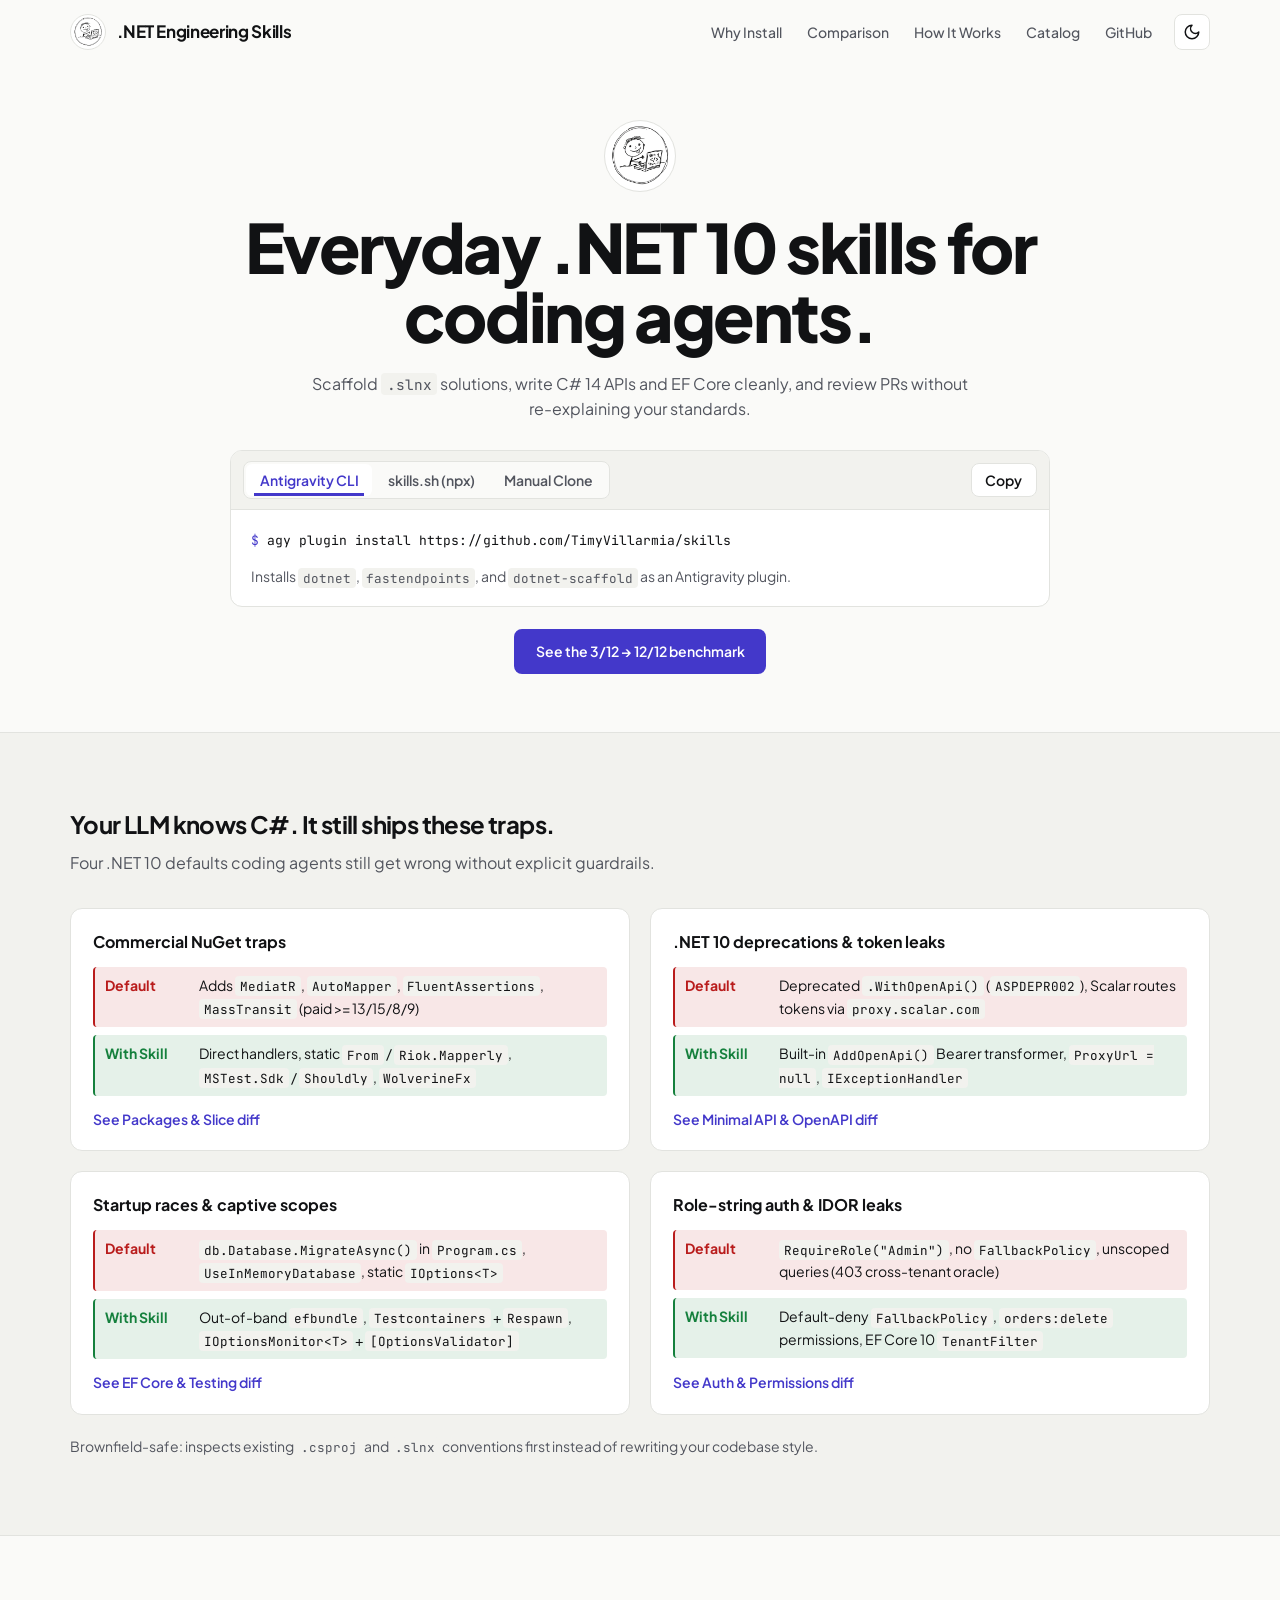
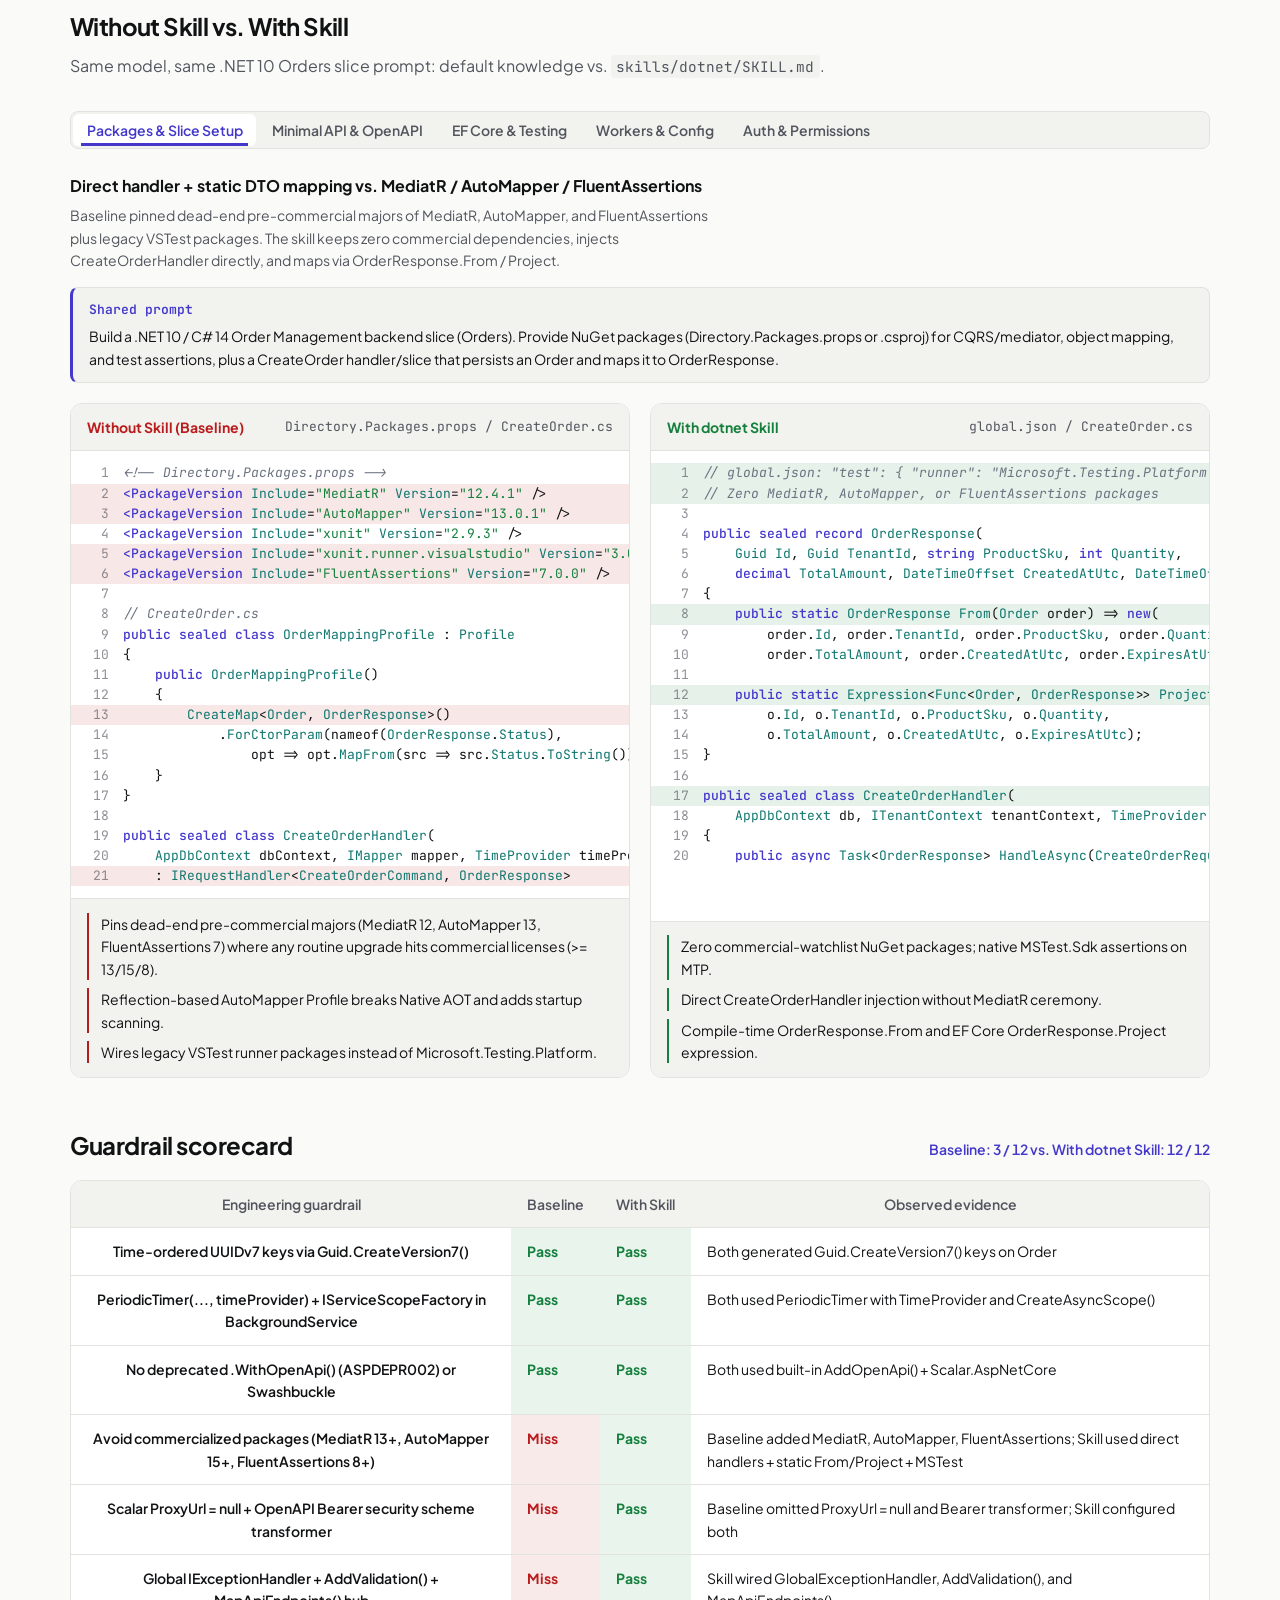
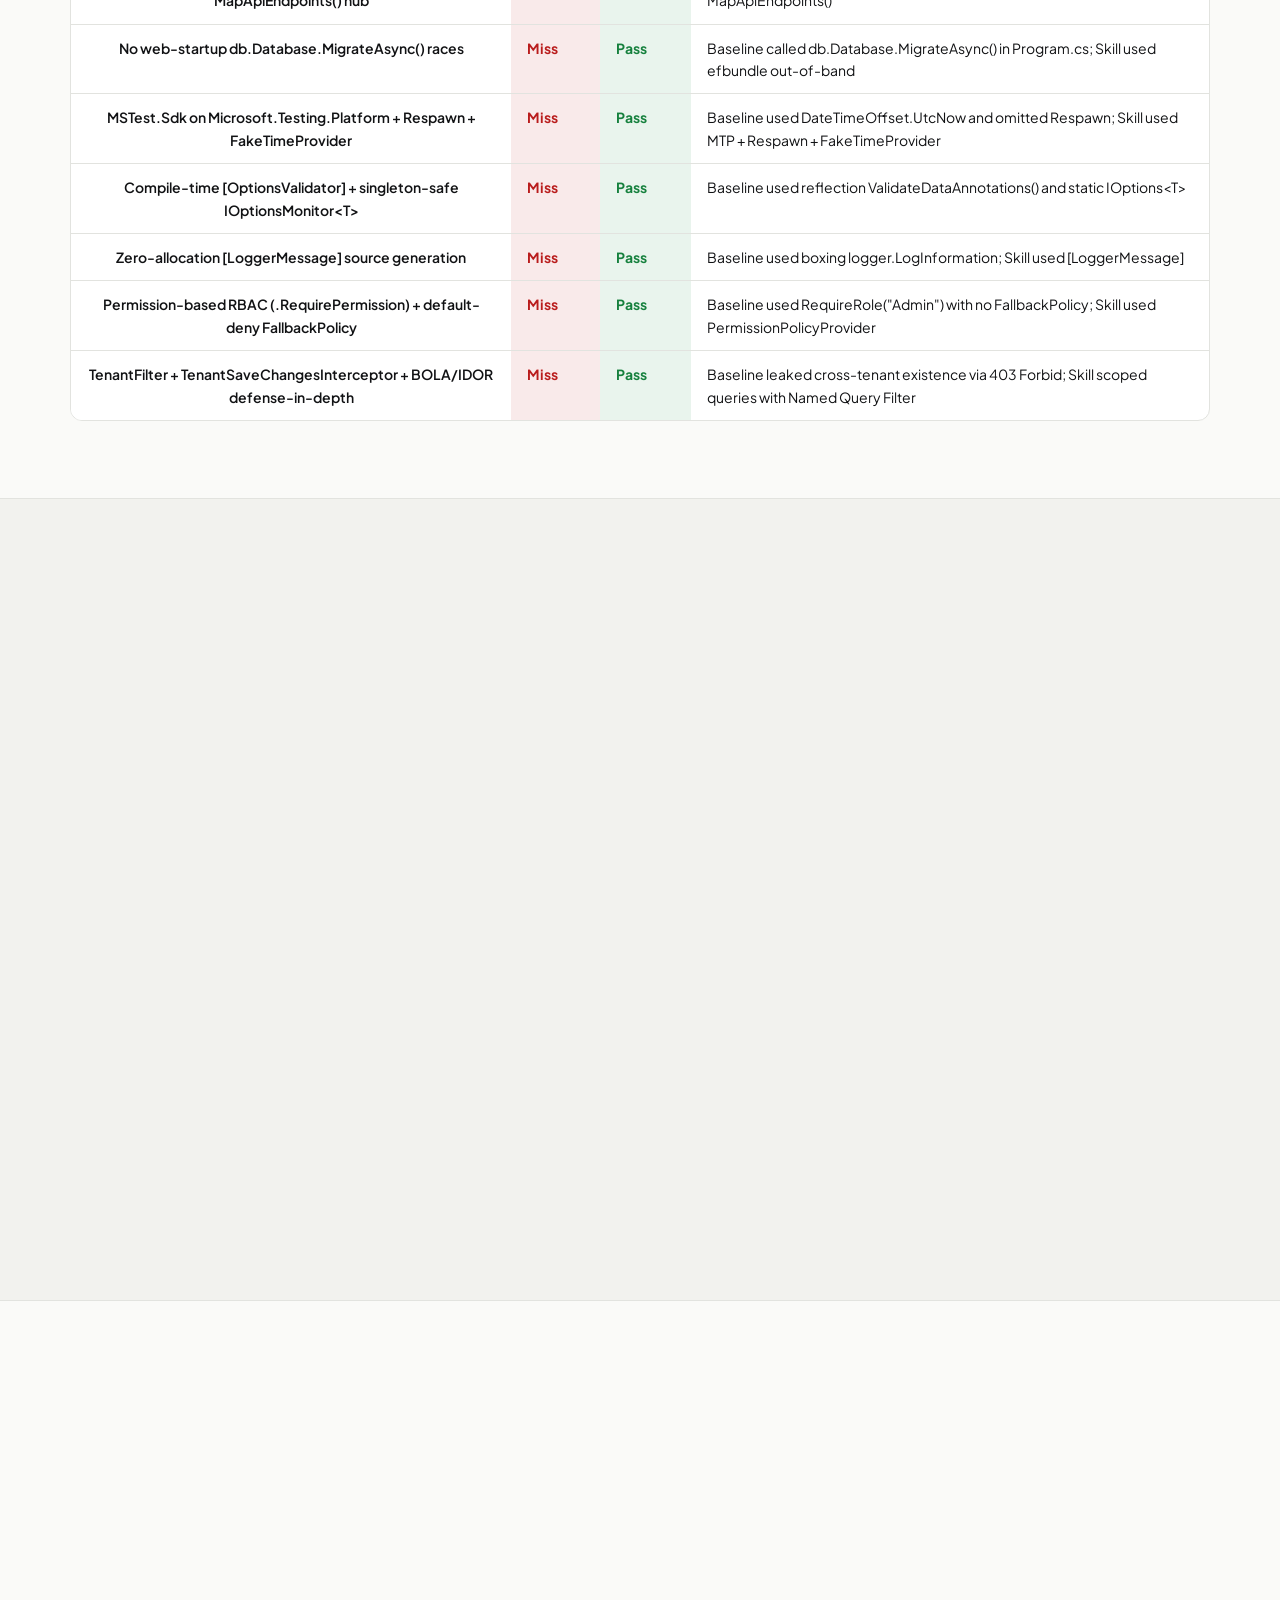
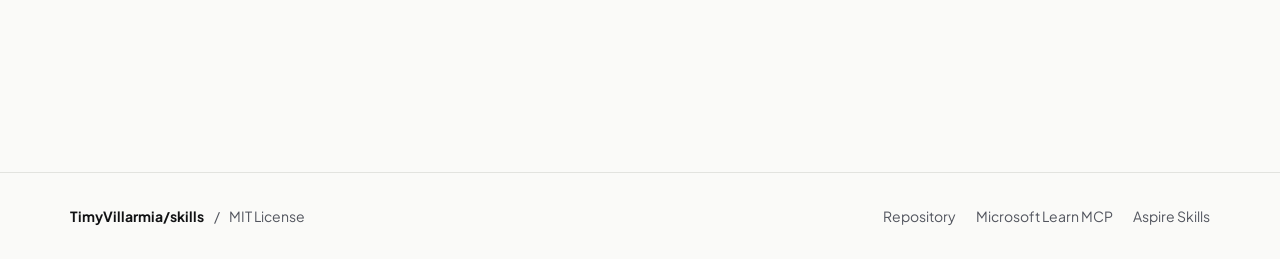
<file: docs/index.html>
<!DOCTYPE html>
<html lang="en">
<head>
  <meta charset="utf-8">
  <meta name="viewport" content="width=device-width, initial-scale=1">
  <meta name="color-scheme" content="light dark">
  <script>
    try {
      document.querySelector('meta[name="color-scheme"]').content = localStorage.getItem("color-scheme") ?? "light dark";
    } catch (e) {}
  </script>
  <title>Everyday .NET 10 Skills for Coding Agents | TimyVillarmia/skills</title>
  <meta name="description" content="Everyday .NET 10 skills for coding agents. Scaffold .slnx solutions, write C# 14 APIs and EF Core cleanly, and review PRs without re-explaining your standards.">
  <link rel="canonical" href="https://timyvillarmia.github.io/skills/">
  <meta property="og:type" content="website">
  <meta property="og:site_name" content=".NET Engineering Agent Skills">
  <meta property="og:title" content="Everyday .NET 10 Skills for Coding Agents">
  <meta property="og:description" content="Scaffold .slnx solutions, write C# 14 APIs and EF Core cleanly, and review PRs without re-explaining your standards.">
  <meta property="og:url" content="https://timyvillarmia.github.io/skills/">
  <meta property="og:image" content="https://timyvillarmia.github.io/skills/assets/og-card.png">
  <meta property="og:image:width" content="1200">
  <meta property="og:image:height" content="630">
  <meta property="og:image:alt" content=".NET Engineering Agent Skills showcase card">
  <meta name="twitter:card" content="summary_large_image">
  <meta name="twitter:title" content="Everyday .NET 10 Skills for Coding Agents">
  <meta name="twitter:description" content="Scaffold .slnx solutions, write C# 14 APIs and EF Core cleanly, and review PRs without re-explaining your standards.">
  <meta name="twitter:image" content="https://timyvillarmia.github.io/skills/assets/og-card.png">
  <script type="application/ld+json">
  {
    "@context": "https://schema.org",
    "@type": "SoftwareSourceCode",
    "name": ".NET Engineering Agent Skills",
    "description": "Everyday .NET 10 skills for coding agents: C# 14 backend standards, FastEndpoints REPR patterns, and executable .slnx scaffolding.",
    "url": "https://timyvillarmia.github.io/skills/",
    "codeRepository": "https://github.com/TimyVillarmia/skills",
    "license": "https://opensource.org/licenses/MIT",
    "programmingLanguage": ["C#", "Markdown"],
    "runtimePlatform": ".NET 10"
  }
  </script>
  <link rel="icon" type="image/png" href="assets/logo.png">
  <link rel="preconnect" href="https://fonts.googleapis.com">
  <link rel="preconnect" href="https://fonts.gstatic.com" crossorigin>
  <link href="https://fonts.googleapis.com/css2?family=JetBrains+Mono:wght@400;500;600&family=Plus+Jakarta+Sans:wght@400;500;600;700;800&display=swap" rel="stylesheet">
  <link rel="stylesheet" href="styles.css">
  <script defer src="https://umami.timy.dev/script.js" data-website-id="222801a9-e953-4678-9aa4-afde954d5fc1"></script>
</head>
<body>
  <a class="skip-link" href="#main">Skip to content</a>

  <header class="site-header" id="site-header">
    <div class="container header-inner" id="header-inner">
      <a class="brand" href="#top">
        <span class="brand-mark">
          <img class="mascot-img" src="assets/logo.png" alt=".NET Engineering Skills logo" width="36" height="36">
          <span class="mascot-fx" aria-hidden="true">&lt;/&gt;</span>
        </span>
        <span class="brand-name">.NET Engineering Skills</span>
      </a>

      <div class="header-controls">
        <nav class="site-nav" aria-label="Primary">
          <button
            class="menu-button"
            type="button"
            popovertarget="site-menu"
            popovertargetaction="toggle"
            aria-controls="site-menu"
          >
            <svg width="18" height="18" viewBox="0 0 24 24" fill="none" stroke="currentColor" stroke-width="2" stroke-linecap="round" stroke-linejoin="round" aria-hidden="true">
              <path d="M4 6h16M4 12h16M4 18h16"></path>
            </svg>
            <span>Menu</span>
          </button>

          <ul id="site-menu" class="site-menu" popover="auto">
            <li><a href="#why">Why Install</a></li>
            <li><a href="#benchmark">Comparison</a></li>
            <li><a href="#architecture">How It Works</a></li>
            <li><a href="#catalog">Catalog</a></li>
            <li><a href="https://github.com/TimyVillarmia/skills" target="_blank" rel="noopener noreferrer">GitHub</a></li>
          </ul>
        </nav>

        <button type="button" class="theme-toggle" id="theme-toggle">
          <span class="theme-option-dark">
            <svg width="18" height="18" viewBox="0 0 24 24" fill="none" stroke="currentColor" stroke-width="2" stroke-linecap="round" stroke-linejoin="round" aria-hidden="true">
              <path d="M12 3a6 6 0 0 0 9 9 9 9 0 1 1-9-9Z"></path>
            </svg>
            <span class="sr-only">Switch to dark theme</span>
          </span>
          <span class="theme-option-light">
            <svg width="18" height="18" viewBox="0 0 24 24" fill="none" stroke="currentColor" stroke-width="2" stroke-linecap="round" stroke-linejoin="round" aria-hidden="true">
              <circle cx="12" cy="12" r="4"></circle>
              <path d="M12 2v2M12 20v2M4.93 4.93l1.41 1.41M17.66 17.66l1.41 1.41M2 12h2M20 12h2M6.34 17.66l-1.41 1.41M19.07 4.93l-1.41 1.41"></path>
            </svg>
            <span class="sr-only">Switch to light theme</span>
          </span>
        </button>
      </div>
    </div>
  </header>

  <main id="main">
    <section class="hero" id="top">
      <div class="container hero-inner">
        <span class="hero-mark" tabindex="0" role="img" aria-label="Developer mascot typing on a laptop">
          <img class="mascot-img" src="assets/logo.png" alt="" width="72" height="72">
          <span class="mascot-fx" aria-hidden="true">&lt;/&gt;</span>
        </span>
        <h1 class="hero-title">Everyday .NET 10 skills for coding agents.</h1>
        <p class="hero-subtitle">
          Scaffold <code>.slnx</code> solutions, write C# 14 APIs and EF Core cleanly, and review PRs without re-explaining your standards.
        </p>

        <div class="install-workbench" aria-label="Quick installation">
          <div class="workbench-header">
            <div class="tablist" focusgroup="tablist nomemory" role="tablist" aria-label="Installation method" id="install-tabs">
              <button type="button" role="tab" id="tab-agy" aria-selected="true" focusgroupstart data-install="agy">Antigravity CLI</button>
              <button type="button" role="tab" id="tab-npx" aria-selected="false" data-install="npx">skills.sh (npx)</button>
              <button type="button" role="tab" id="tab-git" aria-selected="false" data-install="git">Manual Clone</button>
            </div>
            <button type="button" class="copy-btn" id="install-copy" aria-label="Copy install command">
              <span class="copy-label">Copy</span>
            </button>
          </div>

          <div class="panels-stack" id="install-panels">
            <div role="tabpanel" aria-labelledby="tab-agy" tabindex="0" data-install-panel="agy">
              <div class="tabpanel-inner">
                <pre><code class="cmd-line">agy plugin install https://github.com/TimyVillarmia/skills</code></pre>
                <p class="workbench-note">Installs <code>dotnet</code>, <code>fastendpoints</code>, and <code>dotnet-scaffold</code> as an Antigravity plugin.</p>
              </div>
            </div>
            <div role="tabpanel" aria-labelledby="tab-npx" hidden="until-found" data-install-panel="npx">
              <div class="tabpanel-inner">
                <pre><code>npx skills add TimyVillarmia/skills

# Or add a single skill:
npx skills add TimyVillarmia/skills/skills/dotnet
npx skills add TimyVillarmia/skills/skills/fastendpoints
npx skills add TimyVillarmia/skills/skills/dotnet-scaffold</code></pre>
                <p class="workbench-note">Works with Antigravity, Claude Code, Cursor, GitHub Copilot, and any Agent Skills tool.</p>
              </div>
            </div>
            <div role="tabpanel" aria-labelledby="tab-git" hidden="until-found" data-install-panel="git">
              <div class="tabpanel-inner">
                <pre><code class="cmd-line">git clone git@github.com:TimyVillarmia/skills.git ~/.agents/skills/personal</code></pre>
                <p class="workbench-note">Clone into <code>.agents/skills/</code> (workspace) or <code>~/.agents/skills/</code> (global).</p>
              </div>
            </div>
          </div>
          <span class="sr-only" id="copy-status" aria-live="polite"></span>
        </div>

        <div class="hero-action">
          <a class="primary-cta" href="#benchmark">See the 3/12 → 12/12 benchmark</a>
        </div>
      </div>
    </section>

    <section class="section section-alt" id="why">
      <div class="container">
        <h2 class="section-title">Your LLM knows C#. It still ships these traps.</h2>
        <p class="section-lead">Four .NET 10 defaults coding agents still get wrong without explicit guardrails.</p>

        <div class="why-grid">
          <div class="why-item">
            <h3>Commercial NuGet traps</h3>
            <dl class="why-diff">
              <div class="why-row why-row-fail">
                <dt>Default</dt>
                <dd>Adds <code>MediatR</code>, <code>AutoMapper</code>, <code>FluentAssertions</code>, <code>MassTransit</code> (paid &gt;= 13/15/8/9)</dd>
              </div>
              <div class="why-row why-row-pass">
                <dt>With Skill</dt>
                <dd>Direct handlers, static <code>From</code> / <code>Riok.Mapperly</code>, <code>MSTest.Sdk</code> / <code>Shouldly</code>, <code>WolverineFx</code></dd>
              </div>
            </dl>
            <a class="why-link" href="#benchmark" data-jump-scenario="packages">See Packages &amp; Slice diff</a>
          </div>

          <div class="why-item">
            <h3>.NET 10 deprecations &amp; token leaks</h3>
            <dl class="why-diff">
              <div class="why-row why-row-fail">
                <dt>Default</dt>
                <dd>Deprecated <code>.WithOpenApi()</code> (<code>ASPDEPR002</code>), Scalar routes tokens via <code>proxy.scalar.com</code></dd>
              </div>
              <div class="why-row why-row-pass">
                <dt>With Skill</dt>
                <dd>Built-in <code>AddOpenApi()</code> Bearer transformer, <code>ProxyUrl = null</code>, <code>IExceptionHandler</code></dd>
              </div>
            </dl>
            <a class="why-link" href="#benchmark" data-jump-scenario="openapi">See Minimal API &amp; OpenAPI diff</a>
          </div>

          <div class="why-item">
            <h3>Startup races &amp; captive scopes</h3>
            <dl class="why-diff">
              <div class="why-row why-row-fail">
                <dt>Default</dt>
                <dd><code>db.Database.MigrateAsync()</code> in <code>Program.cs</code>, <code>UseInMemoryDatabase</code>, static <code>IOptions&lt;T&gt;</code></dd>
              </div>
              <div class="why-row why-row-pass">
                <dt>With Skill</dt>
                <dd>Out-of-band <code>efbundle</code>, <code>Testcontainers</code> + <code>Respawn</code>, <code>IOptionsMonitor&lt;T&gt;</code> + <code>[OptionsValidator]</code></dd>
              </div>
            </dl>
            <a class="why-link" href="#benchmark" data-jump-scenario="efcore">See EF Core &amp; Testing diff</a>
          </div>

          <div class="why-item">
            <h3>Role-string auth &amp; IDOR leaks</h3>
            <dl class="why-diff">
              <div class="why-row why-row-fail">
                <dt>Default</dt>
                <dd><code>RequireRole("Admin")</code>, no <code>FallbackPolicy</code>, unscoped queries (403 cross-tenant oracle)</dd>
              </div>
              <div class="why-row why-row-pass">
                <dt>With Skill</dt>
                <dd>Default-deny <code>FallbackPolicy</code>, <code>orders:delete</code> permissions, EF Core 10 <code>TenantFilter</code></dd>
              </div>
            </dl>
            <a class="why-link" href="#benchmark" data-jump-scenario="auth">See Auth &amp; Permissions diff</a>
          </div>
        </div>

        <p class="why-footnote">
          Brownfield-safe: inspects existing <code>.csproj</code> and <code>.slnx</code> conventions first instead of rewriting your codebase style.
        </p>
      </div>
    </section>

    <section class="section" id="benchmark">
      <div class="container">
        <h2 class="section-title">Without Skill vs. With Skill</h2>
        <p class="section-lead">
          Same model, same .NET 10 Orders slice prompt: default knowledge vs. <code>skills/dotnet/SKILL.md</code>.
        </p>

        <div class="scenario-controls">
          <div class="tablist scenario-tabs" focusgroup="tablist nomemory" role="tablist" aria-label="Benchmark scenarios" id="scenario-tabs"></div>
        </div>

        <div class="panels-stack" id="scenario-panels"></div>

        <div class="scorecard-wrap">
          <div class="scorecard-header">
            <h3 class="scorecard-title" id="scorecard-caption">Guardrail scorecard</h3>
            <p class="scorecard-totals">Baseline: 3 / 12 vs. With dotnet Skill: 12 / 12</p>
          </div>
          <div tabindex="0" role="region" aria-labelledby="scorecard-caption" class="table-wrapper">
            <table class="data-table scorecard-table">
              <caption class="sr-only">Guardrail scorecard comparing Baseline and With dotnet Skill</caption>
              <thead>
                <tr>
                  <th scope="col">Engineering guardrail</th>
                  <th scope="col">Baseline</th>
                  <th scope="col">With Skill</th>
                  <th scope="col">Observed evidence</th>
                </tr>
              </thead>
              <tbody id="scorecard-body"></tbody>
            </table>
          </div>
        </div>
      </div>
    </section>

    <section class="section section-alt defer-section" id="architecture">
      <div class="container">
        <h2 class="section-title">How it works</h2>
        <p class="section-lead">
          Progressive disclosure keeps the base prompt small and loads domain rules only when needed.
        </p>

        <div class="diagram-frame">
          <svg class="arch-diagram" viewBox="0 0 920 260" role="img" aria-labelledby="arch-diagram-title">
            <title id="arch-diagram-title">Progressive disclosure flow: Control Plane routes to 18 references, live Microsoft Learn lookup, or executable dotnet-scaffold templates</title>
            <defs>
              <marker id="arrow" viewBox="0 0 10 10" refX="8" refY="5" markerWidth="6" markerHeight="6" orient="auto-start-reverse">
                <path d="M 0 1 L 10 5 L 0 9 z" class="svg-arrow-head"></path>
              </marker>
            </defs>

            <rect x="20" y="75" width="180" height="110" rx="8" class="svg-box"></rect>
            <text x="110" y="112" text-anchor="middle" class="svg-title">Agent Prompt</text>
            <text x="110" y="136" text-anchor="middle" class="svg-sub">Task classification</text>
            <text x="110" y="156" text-anchor="middle" class="svg-sub">On-demand loading</text>

            <line x1="200" y1="130" x2="247" y2="130" class="svg-line" marker-end="url(#arrow)"></line>

            <rect x="255" y="55" width="270" height="150" rx="8" class="svg-box svg-box-accent"></rect>
            <text x="390" y="92" text-anchor="middle" class="svg-title">SKILL.md Control Plane</text>
            <text x="390" y="118" text-anchor="middle" class="svg-sub">dotnet: 121 lines (~2,856 tokens)</text>
            <text x="390" y="140" text-anchor="middle" class="svg-sub">fastendpoints: 174 lines</text>
            <text x="390" y="162" text-anchor="middle" class="svg-sub">dotnet-scaffold: 168 lines</text>
            <text x="390" y="186" text-anchor="middle" class="svg-sub">Guardrails + NuGet license check</text>

            <line x1="525" y1="88" x2="602" y2="46" class="svg-line" marker-end="url(#arrow)"></line>
            <line x1="525" y1="130" x2="602" y2="130" class="svg-line" marker-end="url(#arrow)"></line>
            <line x1="525" y1="172" x2="602" y2="214" class="svg-line" marker-end="url(#arrow)"></line>

            <rect x="610" y="14" width="290" height="64" rx="8" class="svg-box"></rect>
            <text x="755" y="42" text-anchor="middle" class="svg-title">18 Focused References</text>
            <text x="755" y="62" text-anchor="middle" class="svg-sub">AOT, EF Core, RBAC, testing</text>

            <rect x="610" y="98" width="290" height="64" rx="8" class="svg-box"></rect>
            <text x="755" y="126" text-anchor="middle" class="svg-title">Microsoft Learn Lookup</text>
            <text x="755" y="146" text-anchor="middle" class="svg-sub">microsoft-learn MCP or learn-cli</text>

            <rect x="610" y="182" width="290" height="64" rx="8" class="svg-box"></rect>
            <text x="755" y="210" text-anchor="middle" class="svg-title">Executable Templates</text>
            <text x="755" y="230" text-anchor="middle" class="svg-sub">scripts/scaffold.cs + .slnx / CPM</text>
          </svg>
        </div>

        <div class="arch-grid">
          <div class="arch-item">
            <h3>Small control plane</h3>
            <p>
              <code>SKILL.md</code> (121 lines) routes each task to only the references it needs.
            </p>
          </div>
          <div class="arch-item">
            <h3>18 focused references</h3>
            <p>
              Local rules cover license changes, <code>.NET 10</code> breaking changes, Native AOT, EF Core, RBAC, and testing.
            </p>
          </div>
          <div class="arch-item">
            <h3>Live docs + real templates</h3>
            <p>
              Queries Microsoft Learn (<code>microsoft-learn</code> MCP or <code>npx @microsoft/learn-cli</code>) for version-specific SDK details, and scaffolds <code>.slnx</code> solutions with executable C# (<code>dotnet-scaffold</code>).
            </p>
          </div>
        </div>
      </div>
    </section>

    <section class="section defer-section" id="catalog">
      <div class="container">
        <h2 class="section-title" id="catalog-caption">Skills catalog</h2>
        <p class="section-lead">
          18 <code>dotnet</code> references, 5 <code>fastendpoints</code> references, and <code>dotnet-scaffold</code> assets linked straight to GitHub.
        </p>

        <div class="catalog-toolbar">
          <div class="tablist" focusgroup="tablist nomemory" role="tablist" aria-label="Filter catalog by skill" id="catalog-filters">
            <button type="button" role="tab" aria-selected="true" focusgroupstart data-filter="all">All (26)</button>
            <button type="button" role="tab" aria-selected="false" data-filter="dotnet">dotnet (18)</button>
            <button type="button" role="tab" aria-selected="false" data-filter="fastendpoints">fastendpoints (5)</button>
            <button type="button" role="tab" aria-selected="false" data-filter="dotnet-scaffold">dotnet-scaffold (3)</button>
          </div>
          <div class="search-wrap">
            <label class="sr-only" for="catalog-search">Filter catalog by keyword</label>
            <input
              type="search"
              id="catalog-search"
              class="search-input"
              placeholder="Filter references (e.g. openapi, efcore, aot)..."
              autocomplete="off"
            >
          </div>
        </div>

        <div tabindex="0" role="region" aria-labelledby="catalog-caption" class="table-wrapper">
          <table class="data-table catalog-table">
            <caption class="sr-only">Repository catalog of skills, reference guides, and scaffolding assets</caption>
            <thead>
              <tr>
                <th scope="col">Skill</th>
                <th scope="col">File / Component</th>
                <th scope="col">Scope</th>
                <th scope="col">Source</th>
              </tr>
            </thead>
            <tbody id="catalog-body"></tbody>
          </table>
          <p class="empty-state" id="catalog-empty" hidden>No matching references found.</p>
        </div>
      </div>
    </section>
  </main>

  <footer class="site-footer">
    <div class="container footer-inner">
      <div class="footer-left">
        <span class="footer-brand">TimyVillarmia/skills</span>
        <span class="footer-sep" aria-hidden="true">/</span>
        <span>MIT License</span>
      </div>
      <div class="footer-links">
        <a href="https://github.com/TimyVillarmia/skills" target="_blank" rel="noopener noreferrer">Repository</a>
        <a href="https://github.com/MicrosoftDocs/mcp" target="_blank" rel="noopener noreferrer">Microsoft Learn MCP</a>
        <a href="https://github.com/microsoft/aspire" target="_blank" rel="noopener noreferrer">Aspire Skills</a>
      </div>
    </div>
  </footer>

  <script src="data.js"></script>
  <script src="app.js"></script>
</body>
</html>
</file>
<file: docs/styles.css>
@property --fade-start {
  syntax: "<length>";
  inherits: false;
  initial-value: 0px;
}

@property --fade-end {
  syntax: "<length>";
  inherits: false;
  initial-value: 0px;
}

:root {
  color-scheme: light dark;

  &:has(> head > meta[name="color-scheme"][content="dark"]) {
    color-scheme: dark;
  }

  &:has(> head > meta[name="color-scheme"][content="light"]) {
    color-scheme: light;
  }

  --bg-page-light: #fafaf8;
  --bg-page-dark: #0d0e11;
  --bg-surface-light: #f2f2ee;
  --bg-surface-dark: #14161b;
  --bg-elevated-light: #ffffff;
  --bg-elevated-dark: #191c22;

  --ink-primary-light: #111214;
  --ink-primary-dark: #f4f5f7;
  --ink-muted-light: #52555e;
  --ink-muted-dark: #9ba1ae;

  --border-hairline-light: #e2e3df;
  --border-hairline-dark: #262a34;

  --accent-light: #4338ca;
  --accent-dark: #818cf8;
  --accent-tint-light: rgba(67, 56, 202, 0.08);
  --accent-tint-dark: rgba(129, 140, 248, 0.14);
  --cta-bg-light: #4338ca;
  --cta-bg-dark: #4f46e5;
  --cta-hover-light: #3730a3;
  --cta-hover-dark: #4338ca;

  --pass-ink-light: #15803d;
  --pass-ink-dark: #4ade80;
  --pass-bg-light: rgba(21, 128, 61, 0.09);
  --pass-bg-dark: rgba(74, 222, 128, 0.12);
  --pass-line-light: rgba(21, 128, 61, 0.11);
  --pass-line-dark: rgba(74, 222, 128, 0.12);

  --fail-ink-light: #b91c1c;
  --fail-ink-dark: #f87171;
  --fail-bg-light: rgba(185, 28, 28, 0.09);
  --fail-bg-dark: rgba(248, 113, 113, 0.12);
  --fail-line-light: rgba(185, 28, 28, 0.1);
  --fail-line-dark: rgba(248, 113, 113, 0.12);

  --tok-keyword-light: #4338ca;
  --tok-keyword-dark: #93c5fd;
  --tok-type-light: #0f766e;
  --tok-type-dark: #5eead4;
  --tok-string-light: #15803d;
  --tok-string-dark: #86efac;
  --tok-comment-light: #6b7280;
  --tok-comment-dark: #7c8596;
  --tok-attr-light: #b45309;
  --tok-attr-dark: #fcd34d;
  --tok-number-light: #9333ea;
  --tok-number-dark: #d8b4fe;

  --header-bg-light: rgba(250, 250, 248, 0.88);
  --header-bg-dark: rgba(13, 14, 17, 0.88);
  --scrollbar-track-light: #efefe9;
  --scrollbar-track-dark: #181b22;
  --scrollbar-thumb-light: #717580;
  --scrollbar-thumb-dark: #687082;

  /* Fallback defaults (light) */
  --bg-page: var(--bg-page-light);
  --bg-surface: var(--bg-surface-light);
  --bg-elevated: var(--bg-elevated-light);
  --ink-primary: var(--ink-primary-light);
  --ink-muted: var(--ink-muted-light);
  --border-hairline: var(--border-hairline-light);
  --accent: var(--accent-light);
  --accent-tint: var(--accent-tint-light);
  --cta-bg: var(--cta-bg-light);
  --cta-hover: var(--cta-hover-light);
  --pass-ink: var(--pass-ink-light);
  --pass-bg: var(--pass-bg-light);
  --pass-line: var(--pass-line-light);
  --fail-ink: var(--fail-ink-light);
  --fail-bg: var(--fail-bg-light);
  --fail-line: var(--fail-line-light);
  --tok-keyword: var(--tok-keyword-light);
  --tok-type: var(--tok-type-light);
  --tok-string: var(--tok-string-light);
  --tok-comment: var(--tok-comment-light);
  --tok-attr: var(--tok-attr-light);
  --tok-number: var(--tok-number-light);
  --header-bg: var(--header-bg-light);
  --scrollbar-track: var(--scrollbar-track-light);
  --scrollbar-thumb: var(--scrollbar-thumb-light);

  @media (prefers-color-scheme: dark) {
    --bg-page: var(--bg-page-dark);
    --bg-surface: var(--bg-surface-dark);
    --bg-elevated: var(--bg-elevated-dark);
    --ink-primary: var(--ink-primary-dark);
    --ink-muted: var(--ink-muted-dark);
    --border-hairline: var(--border-hairline-dark);
    --accent: var(--accent-dark);
    --accent-tint: var(--accent-tint-dark);
    --cta-bg: var(--cta-bg-dark);
    --cta-hover: var(--cta-hover-dark);
    --pass-ink: var(--pass-ink-dark);
    --pass-bg: var(--pass-bg-dark);
    --pass-line: var(--pass-line-dark);
    --fail-ink: var(--fail-ink-dark);
    --fail-bg: var(--fail-bg-dark);
    --fail-line: var(--fail-line-dark);
    --tok-keyword: var(--tok-keyword-dark);
    --tok-type: var(--tok-type-dark);
    --tok-string: var(--tok-string-dark);
    --tok-comment: var(--tok-comment-dark);
    --tok-attr: var(--tok-attr-dark);
    --tok-number: var(--tok-number-dark);
    --header-bg: var(--header-bg-dark);
    --scrollbar-track: var(--scrollbar-track-dark);
    --scrollbar-thumb: var(--scrollbar-thumb-dark);
  }

  @supports (color: light-dark(white, black)) {
    --bg-page: light-dark(var(--bg-page-light), var(--bg-page-dark));
    --bg-surface: light-dark(var(--bg-surface-light), var(--bg-surface-dark));
    --bg-elevated: light-dark(var(--bg-elevated-light), var(--bg-elevated-dark));
    --ink-primary: light-dark(var(--ink-primary-light), var(--ink-primary-dark));
    --ink-muted: light-dark(var(--ink-muted-light), var(--ink-muted-dark));
    --border-hairline: light-dark(var(--border-hairline-light), var(--border-hairline-dark));
    --accent: light-dark(var(--accent-light), var(--accent-dark));
    --accent-tint: light-dark(var(--accent-tint-light), var(--accent-tint-dark));
    --cta-bg: light-dark(var(--cta-bg-light), var(--cta-bg-dark));
    --cta-hover: light-dark(var(--cta-hover-light), var(--cta-hover-dark));
    --pass-ink: light-dark(var(--pass-ink-light), var(--pass-ink-dark));
    --pass-bg: light-dark(var(--pass-bg-light), var(--pass-bg-dark));
    --pass-line: light-dark(var(--pass-line-light), var(--pass-line-dark));
    --fail-ink: light-dark(var(--fail-ink-light), var(--fail-ink-dark));
    --fail-bg: light-dark(var(--fail-bg-light), var(--fail-bg-dark));
    --fail-line: light-dark(var(--fail-line-light), var(--fail-line-dark));
    --tok-keyword: light-dark(var(--tok-keyword-light), var(--tok-keyword-dark));
    --tok-type: light-dark(var(--tok-type-light), var(--tok-type-dark));
    --tok-string: light-dark(var(--tok-string-light), var(--tok-string-dark));
    --tok-comment: light-dark(var(--tok-comment-light), var(--tok-comment-dark));
    --tok-attr: light-dark(var(--tok-attr-light), var(--tok-attr-dark));
    --tok-number: light-dark(var(--tok-number-light), var(--tok-number-dark));
    --header-bg: light-dark(var(--header-bg-light), var(--header-bg-dark));
    --scrollbar-track: light-dark(var(--scrollbar-track-light), var(--scrollbar-track-dark));
    --scrollbar-thumb: light-dark(var(--scrollbar-thumb-light), var(--scrollbar-thumb-dark));
  }

  --font-sans: "Plus Jakarta Sans", -apple-system, BlinkMacSystemFont, "Segoe UI", sans-serif;
  --font-mono: "JetBrains Mono", ui-monospace, SFMono-Regular, Menlo, Monaco, Consolas, monospace;

  --text-heading: 1.5rem;
  --text-body: 1rem;
  --text-sm: 0.875rem;
  --text-code: 0.8125rem;

  --radius-md: 8px;
  --radius-lg: 12px;
  --container-max: 1180px;

  accent-color: var(--accent);
  scrollbar-color: var(--scrollbar-thumb) var(--scrollbar-track);
}

/* Non-color branching for theme toggle icons */
.theme-option-light {
  display: none;
}

.theme-option-dark {
  display: inline-flex;
}

:root:has(> head > meta[name="color-scheme"][content="dark"]) .theme-option-dark {
  display: none;
}

:root:has(> head > meta[name="color-scheme"][content="dark"]) .theme-option-light {
  display: inline-flex;
}

@media (prefers-color-scheme: dark) {
  :root:not(:has(> head > meta[name="color-scheme"][content="light"])) .theme-option-dark {
    display: none;
  }

  :root:not(:has(> head > meta[name="color-scheme"][content="light"])) .theme-option-light {
    display: inline-flex;
  }
}

/* Legacy WebKit scrollbar fallback */
@supports not (scrollbar-color: auto) {
  :root {
    scrollbar-width: auto;
  }

  ::-webkit-scrollbar {
    width: 12px;
    height: 12px;
  }

  ::-webkit-scrollbar-thumb {
    background: var(--scrollbar-thumb);
  }

  ::-webkit-scrollbar-track {
    background: var(--scrollbar-track);
  }
}

*,
*::before,
*::after {
  box-sizing: border-box;
}

html {
  scroll-behavior: smooth;
  scroll-padding-top: 4.5rem;
  background-color: var(--bg-page);
  color: var(--ink-primary);
  font-family: var(--font-sans);
  font-size: 16px;
  line-height: 1.6;
  -webkit-font-smoothing: antialiased;
}

body {
  margin: 0;
  background-color: var(--bg-page);
  color: var(--ink-primary);
  transition: background-color 180ms cubic-bezier(0.22, 1, 0.36, 1),
    color 180ms cubic-bezier(0.22, 1, 0.36, 1);
}

img {
  display: block;
  max-inline-size: 100%;
}

a {
  color: inherit;
}

code,
pre {
  font-family: var(--font-mono);
}

code {
  font-size: 0.9em;
  background: var(--bg-surface);
  padding: 0.12em 0.38em;
  border-radius: 4px;
}

pre code {
  background: transparent;
  padding: 0;
  border-radius: 0;
  font-size: var(--text-code);
}

:focus-visible {
  outline: 2px solid var(--accent);
  outline-offset: 2px;
}

.sr-only {
  position: absolute;
  inline-size: 1px;
  block-size: 1px;
  padding: 0;
  margin: -1px;
  overflow: hidden;
  clip: rect(0, 0, 0, 0);
  white-space: nowrap;
  border: 0;
}

.skip-link {
  position: absolute;
  inset-inline-start: -9999px;
  inset-block-start: 0;
  background: var(--cta-bg);
  color: #ffffff;
  padding: 0.6rem 1rem;
  font-size: var(--text-sm);
  font-weight: 600;
  z-index: 200;
}

.skip-link:focus {
  inset-inline-start: 1rem;
  inset-block-start: 1rem;
  border-radius: var(--radius-md);
}

.container {
  inline-size: 100%;
  max-inline-size: var(--container-max);
  margin-inline: auto;
  padding-inline: 1.25rem;
}

/* Header & Adaptive Popover Navbar */
@keyframes header-scroll-elevate {
  from {
    opacity: 0;
  }
  to {
    opacity: 1;
  }
}

.site-header {
  position: sticky;
  inset-block-start: 0;
  z-index: 100;
}

.site-header::before {
  content: "";
  position: absolute;
  inset: 0;
  z-index: -1;
  background-color: var(--header-bg);
  border-block-end: 1px solid var(--border-hairline);
  backdrop-filter: blur(10px);
  opacity: 0;
  pointer-events: none;
  transition: opacity 180ms cubic-bezier(0.22, 1, 0.36, 1);
}

.site-header.is-scrolled::before {
  opacity: 1;
}

@media (prefers-reduced-motion: no-preference) {
  @supports ((animation-timeline: scroll()) and (animation-range: 0% 100%)) {
    .site-header::before {
      animation: header-scroll-elevate auto linear both;
      animation-timeline: scroll(block root);
      animation-range: 0px 48px;
    }
  }
}

.site-header.is-measuring * {
  transition: none !important;
}

.header-inner {
  display: flex;
  align-items: center;
  justify-content: space-between;
  gap: 1rem;
  block-size: 4rem;
}

.header-inner > * {
  flex-shrink: 0;
  white-space: nowrap;
}

.brand {
  display: inline-flex;
  align-items: center;
  gap: 0.7rem;
  text-decoration: none;
}

.brand-mark {
  position: relative;
  display: inline-flex;
  align-items: center;
  justify-content: center;
  inline-size: 36px;
  block-size: 36px;
  border-radius: 50%;
  background: #ffffff;
  border: 1px solid var(--border-hairline);
  overflow: hidden;
}

.brand-name {
  font-size: 1.0625rem;
  font-weight: 700;
  letter-spacing: -0.02em;
}

.header-controls {
  display: flex;
  align-items: center;
  gap: 0.75rem;
}

.site-nav {
  display: flex;
  align-items: center;
}

.menu-button {
  anchor-name: --menu-button;
  display: inline-flex;
  align-items: center;
  gap: 0.4rem;
  padding: 0.42rem 0.75rem;
  border-radius: var(--radius-md);
  border: 1px solid var(--border-hairline);
  background: var(--bg-elevated);
  color: var(--ink-primary);
  font-family: var(--font-sans);
  font-size: var(--text-sm);
  font-weight: 600;
  cursor: pointer;
}

.site-menu {
  list-style: none;
  margin: 0;
  padding: 0.5rem;
  position: fixed;
  inset: auto;
  inset-block-start: 4.5rem;
  inset-block-start: anchor(--menu-button bottom);
  inset-inline-end: 1rem;
  inline-size: min(80dvw, 18rem);
  max-inline-size: calc(100dvw - 2rem);
  block-size: fit-content;
  max-block-size: calc(100dvh - 6rem);
  margin-block-start: 0.5rem;
  overflow: auto;
  border: 1px solid var(--border-hairline);
  border-radius: var(--radius-lg);
  background: var(--bg-elevated);
  box-shadow: 0 12px 32px rgba(0, 0, 0, 0.16);
}

@supports not selector(:popover-open) {
  .site-menu[popover]:not(.\:popover-open) {
    display: none;
  }
}

.site-menu[popover]:is(:popover-open, .\:popover-open) {
  display: grid;
  gap: 0.2rem;
}

.site-menu a {
  display: block;
  padding: 0.55rem 0.75rem;
  border-radius: var(--radius-md);
  font-size: var(--text-sm);
  font-weight: 500;
  color: var(--ink-muted);
  text-decoration: none;
  transition: color 160ms cubic-bezier(0.22, 1, 0.36, 1),
    background-color 160ms cubic-bezier(0.22, 1, 0.36, 1);
}

.site-menu a:hover,
.site-menu a:focus-visible {
  color: var(--ink-primary);
  background: var(--bg-surface);
}

.site-header.is-wide .menu-button {
  display: none;
}

.site-header.is-wide .site-menu {
  position: static;
  display: flex;
  align-items: center;
  gap: 0.25rem;
  inline-size: auto;
  max-inline-size: none;
  block-size: auto;
  max-block-size: none;
  overflow: visible;
  margin: 0;
  padding: 0;
  border: 0;
  background: transparent;
  box-shadow: none;
}

.site-header.is-wide .site-menu::backdrop {
  display: none;
}

.site-header.is-wide .site-menu a {
  padding: 0.4rem 0.65rem;
}

.site-header.is-wide .site-menu a:hover {
  background: transparent;
}

.theme-toggle {
  display: inline-flex;
  align-items: center;
  justify-content: center;
  inline-size: 36px;
  block-size: 36px;
  border-radius: var(--radius-md);
  border: 1px solid var(--border-hairline);
  background: var(--bg-elevated);
  color: var(--ink-primary);
  cursor: pointer;
  transition: border-color 160ms cubic-bezier(0.22, 1, 0.36, 1),
    background-color 160ms cubic-bezier(0.22, 1, 0.36, 1);
}

.theme-toggle:hover {
  border-color: var(--ink-muted);
}

.theme-option-dark,
.theme-option-light {
  align-items: center;
  justify-content: center;
}

/* Hero */
.hero {
  position: relative;
  margin-block-start: -4rem;
  padding-block-start: calc(4rem + clamp(2rem, 5vw, 3.5rem));
  padding-block-end: clamp(2.5rem, 4.5vw, 3.75rem);
  overflow: hidden;
}

.hero::before {
  content: "";
  position: absolute;
  inset: 0;
  z-index: -1;
  pointer-events: none;
  background-image:
    linear-gradient(to right, var(--border-hairline) 1px, transparent 1px),
    linear-gradient(to bottom, var(--border-hairline) 1px, transparent 1px);
  background-size: 40px 40px;
  opacity: 0.55;
  mask-image: radial-gradient(ellipse 75% 70% at 50% 35%, #000 30%, transparent 100%);
}

.hero-inner {
  display: flex;
  flex-direction: column;
  align-items: center;
  text-align: center;
}

.hero-mark {
  position: relative;
  display: inline-flex;
  align-items: center;
  justify-content: center;
  inline-size: 72px;
  block-size: 72px;
  border-radius: 50%;
  background: #ffffff;
  border: 1px solid var(--border-hairline);
  overflow: hidden;
  margin-block-end: 1.25rem;
  cursor: pointer;
}

.mascot-img {
  inline-size: 100%;
  block-size: 100%;
  display: block;
  transform-origin: 50% 65%;
}

.mascot-fx {
  position: absolute;
  inset-block-start: 14%;
  inset-inline-end: 14%;
  font-family: var(--font-mono);
  font-size: 0.6875rem;
  font-weight: 700;
  color: var(--accent);
  opacity: 0;
  pointer-events: none;
  user-select: none;
}

.brand-mark .mascot-fx {
  font-size: 0.5rem;
}

@keyframes mascot-funny-type {
  0% { transform: rotate(0deg) translateY(0) scale(1, 1); }
  20% { transform: rotate(-6deg) translateY(-2px) scale(0.97, 1.03); }
  40% { transform: rotate(5deg) translateY(1.5px) scale(1.03, 0.96); }
  60% { transform: rotate(-5deg) translateY(-1.5px) scale(0.98, 1.02); }
  80% { transform: rotate(6deg) translateY(1px) scale(1.02, 0.97); }
  100% { transform: rotate(0deg) translateY(0) scale(1, 1); }
}

@keyframes mascot-fx-pop {
  0% { opacity: 0; transform: translate(0, 4px) scale(0.8); }
  40% { opacity: 1; transform: translate(2px, -4px) rotate(8deg) scale(1.05); }
  100% { opacity: 0; transform: translate(4px, -9px) rotate(12deg) scale(0.95); }
}

.brand:hover .mascot-img,
.brand:focus-visible .mascot-img,
.hero-mark:hover .mascot-img,
.hero-mark:focus-visible .mascot-img {
  animation: mascot-funny-type 420ms ease-in-out infinite;
}

.brand:hover .mascot-fx,
.brand:focus-visible .mascot-fx,
.hero-mark:hover .mascot-fx,
.hero-mark:focus-visible .mascot-fx {
  animation: mascot-fx-pop 480ms ease-out infinite;
}

.hero-title {
  margin: 0;
  max-inline-size: 18ch;
  font-size: clamp(2.5rem, 5.5vw, 4.25rem);
  font-weight: 800;
  line-height: 1.02;
  letter-spacing: -0.035em;
}

.hero-subtitle {
  margin-block: 1.25rem 0;
  max-inline-size: 56ch;
  font-size: var(--text-body);
  color: var(--ink-muted);
}

/* Install Workbench */
.install-workbench {
  inline-size: 100%;
  max-inline-size: 820px;
  margin-block-start: 1.75rem;
  border: 1px solid var(--border-hairline);
  border-radius: var(--radius-lg);
  background: var(--bg-elevated);
  text-align: start;
  overflow: hidden;
}

.cmd-line::before {
  content: "$ ";
  color: var(--accent);
  user-select: none;
}

.workbench-header {
  display: flex;
  align-items: center;
  justify-content: space-between;
  gap: 0.75rem;
  padding: 0.625rem 0.75rem;
  background: var(--bg-surface);
  border-block-end: 1px solid var(--border-hairline);
  flex-wrap: wrap;
}

.workbench-note {
  margin-block: 0.75rem 0;
  font-size: var(--text-sm);
  color: var(--ink-muted);
}

/* Single-Row Scrollable Tablist with Fade Hints */
.tablist {
  display: flex;
  align-items: center;
  background: var(--bg-page);
  border: 1px solid var(--border-hairline);
  border-radius: var(--radius-md);
  padding: 2px;
  gap: 2px;
  max-inline-size: 100%;
  overflow-x: auto;
  scrollbar-width: none;
  scroll-snap-type: inline proximity;
  scroll-padding-inline: 2.25rem;
  --fade-size: 2.25rem;
  --fade-dir: right;
  --fade-start-pos: 0;
  --fade-end-pos: 100%;
  mask:
    linear-gradient(black, black) no-clip subtract,
    linear-gradient(to var(--fade-dir), black, transparent) var(--fade-start-pos) 0 / var(--fade-start) 100% no-repeat no-clip,
    linear-gradient(to var(--fade-dir), transparent, black) var(--fade-end-pos) 0 / var(--fade-end) 100% no-repeat no-clip;
  animation: reveal-fade-start linear both, hide-fade-end linear both;
  animation-timeline: scroll(self inline);
  animation-range: 0 var(--fade-size), calc(100% - var(--fade-size)) 100%;
}

.tablist::-webkit-scrollbar {
  display: none;
}

@keyframes reveal-fade-start {
  to {
    --fade-start: var(--fade-size);
  }
}

@keyframes hide-fade-end {
  from {
    --fade-end: var(--fade-size);
  }
}

@supports not (animation-timeline: scroll()) {
  .tablist {
    transition: --fade-start 200ms, --fade-end 200ms;
  }

  .tablist.more-start {
    --fade-start: var(--fade-size);
  }

  .tablist.more-end {
    --fade-end: var(--fade-size);
  }
}

.tablist [role="tab"] {
  position: relative;
  flex: none;
  scroll-snap-align: start;
  appearance: none;
  border: 0;
  background: transparent;
  color: var(--ink-muted);
  font-family: var(--font-sans);
  font-size: var(--text-sm);
  font-weight: 600;
  padding: 0.45rem 0.85rem;
  border-radius: 6px;
  cursor: pointer;
  white-space: nowrap;
  transition: background-color 160ms cubic-bezier(0.22, 1, 0.36, 1),
    color 160ms cubic-bezier(0.22, 1, 0.36, 1);
}

.tablist [role="tab"]:hover {
  color: var(--ink-primary);
}

.tablist [role="tab"][aria-selected="true"] {
  background: var(--bg-elevated);
  color: var(--accent);
}

.tablist [role="tab"][aria-selected="true"]::after {
  content: "";
  position: absolute;
  inset: auto 0.5rem 0;
  border-block-end: 3px solid var(--accent);
}

/* Tab Panels (styling on inner wrapper, never on [role="tabpanel"]) */
.panels-stack {
  display: grid;
  grid-template-columns: minmax(0, 1fr);
}

.panels-stack > [role="tabpanel"] {
  grid-area: 1 / 1;
  min-inline-size: 0;
  position: relative;
  z-index: 1;
}

.panels-stack > [role="tabpanel"][hidden] {
  pointer-events: none;
  z-index: 0;
  block-size: 0;
  overflow: hidden;
}

.install-workbench .tabpanel-inner {
  padding: 1.125rem 1.25rem;
}

.install-workbench .tabpanel-inner pre {
  margin: 0;
  overflow-x: auto;
  line-height: 1.55;
  color: var(--ink-primary);
}

.copy-btn {
  appearance: none;
  border: 1px solid var(--border-hairline);
  background: var(--bg-elevated);
  color: var(--ink-primary);
  font-family: var(--font-sans);
  font-size: var(--text-sm);
  font-weight: 600;
  padding: 0.42rem 0.85rem;
  border-radius: var(--radius-md);
  cursor: pointer;
  transition: border-color 160ms cubic-bezier(0.22, 1, 0.36, 1),
    color 160ms cubic-bezier(0.22, 1, 0.36, 1);
}

.copy-btn:hover {
  border-color: var(--accent);
  color: var(--accent);
}

.copy-btn.is-copied {
  border-color: var(--pass-ink);
  color: var(--pass-ink);
}

.hero-action {
  margin-block-start: 1.35rem;
}

.primary-cta {
  display: inline-flex;
  align-items: center;
  justify-content: center;
  padding: 0.72rem 1.35rem;
  border-radius: var(--radius-md);
  background: var(--cta-bg);
  color: #ffffff;
  font-size: var(--text-sm);
  font-weight: 600;
  text-decoration: none;
  transition: background-color 160ms cubic-bezier(0.22, 1, 0.36, 1);
}

.primary-cta:hover,
.primary-cta:focus-visible {
  background: var(--cta-hover);
}

/* Sections */
.section {
  padding-block: clamp(3.5rem, 6vw, 5rem);
  border-block-start: 1px solid var(--border-hairline);
}

.section-alt {
  background: var(--bg-surface);
}

.defer-section {
  content-visibility: auto;
  contain-intrinsic-size: auto none auto 900px;
}

.section-title {
  margin: 0;
  font-size: var(--text-heading);
  font-weight: 700;
  letter-spacing: -0.025em;
  line-height: 1.2;
}

.section-lead {
  margin-block: 0.75rem 0;
  max-inline-size: 65ch;
  font-size: var(--text-body);
  color: var(--ink-muted);
}

/* Why Install Grid */
.why-grid {
  display: grid;
  grid-template-columns: repeat(2, minmax(0, 1fr));
  gap: 1.25rem;
  margin-block-start: 2rem;
}

.why-item {
  display: flex;
  flex-direction: column;
  gap: 0.75rem;
  padding: 1.25rem 1.35rem;
  border: 1px solid var(--border-hairline);
  border-radius: var(--radius-lg);
  background: var(--bg-elevated);
}

.why-item h3 {
  margin: 0;
  font-size: var(--text-body);
  font-weight: 700;
}

.why-diff {
  display: grid;
  gap: 0.5rem;
  margin: 0;
}

.why-row {
  display: grid;
  grid-template-columns: 5.25rem minmax(0, 1fr);
  gap: 0.65rem;
  align-items: baseline;
  padding: 0.45rem 0.65rem;
  border-inline-start: 2px solid var(--border-hairline);
  border-radius: 4px;
  font-size: var(--text-sm);
}

.why-row-fail {
  border-inline-start-color: var(--fail-ink);
  background: var(--fail-line);
}

.why-row-pass {
  border-inline-start-color: var(--pass-ink);
  background: var(--pass-line);
}

.why-row dt {
  font-weight: 700;
  white-space: nowrap;
}

.why-row-fail dt {
  color: var(--fail-ink);
}

.why-row-pass dt {
  color: var(--pass-ink);
}

.why-row dd {
  margin: 0;
  color: var(--ink-primary);
  min-inline-size: 0;
  overflow-wrap: anywhere;
}

.why-link {
  margin-block-start: auto;
  font-size: var(--text-sm);
  font-weight: 600;
  color: var(--accent);
  text-decoration: none;
  align-self: flex-start;
}

.why-link:hover,
.why-link:focus-visible {
  text-decoration: underline;
}

.why-footnote {
  margin-block: 1.25rem 0;
  font-size: var(--text-sm);
  color: var(--ink-muted);
}

/* Benchmark Comparison */
.scenario-controls {
  margin-block-start: 2rem;
}

.scenario-tabs {
  background: var(--bg-surface);
}

.scenario-meta {
  margin-block-start: 1.5rem;
}

.scenario-heading {
  margin: 0;
  font-size: var(--text-body);
  font-weight: 700;
}

.scenario-summary {
  margin-block: 0.35rem 0;
  max-inline-size: 65ch;
  font-size: var(--text-sm);
  color: var(--ink-muted);
}

.prompt-strip {
  margin-block-start: 1rem;
  padding: 0.75rem 1rem;
  border: 1px solid var(--border-hairline);
  border-inline-start: 3px solid var(--accent);
  border-radius: var(--radius-md);
  background: var(--bg-surface);
}

.prompt-label {
  display: block;
  font-family: var(--font-mono);
  font-size: var(--text-code);
  font-weight: 600;
  color: var(--accent);
}

.prompt-text {
  margin-block: 0.25rem 0;
  font-size: var(--text-sm);
  color: var(--ink-primary);
}

.diff-grid {
  display: grid;
  grid-template-columns: repeat(2, minmax(0, 1fr));
  gap: 1.25rem;
  margin-block-start: 1.25rem;
}

.diff-pane {
  display: flex;
  flex-direction: column;
  border: 1px solid var(--border-hairline);
  border-radius: var(--radius-lg);
  background: var(--bg-elevated);
  overflow: hidden;
  min-inline-size: 0;
}

.pane-header {
  display: flex;
  align-items: center;
  justify-content: space-between;
  gap: 0.75rem;
  padding: 0.75rem 1rem;
  background: var(--bg-surface);
  border-block-end: 1px solid var(--border-hairline);
}

.pane-title {
  font-size: var(--text-sm);
  font-weight: 700;
}

.diff-baseline .pane-title {
  color: var(--fail-ink);
}

.diff-skill .pane-title {
  color: var(--pass-ink);
}

.pane-file {
  font-family: var(--font-mono);
  font-size: var(--text-code);
  color: var(--ink-muted);
}

.code-scroll {
  inline-size: 100%;
  overflow-x: auto;
  overflow-y: hidden;
  scrollbar-width: thin;
  padding-block: 0.75rem;
}

.code-block {
  margin: 0;
  min-inline-size: 100%;
  inline-size: max-content;
  font-size: var(--text-code);
  line-height: 1.55;
  tab-size: 4;
}

.code-line {
  display: flex;
  padding-inline: 1rem;
}

.code-line.is-warn {
  background: var(--fail-line);
}

.code-line.is-pass {
  background: var(--pass-line);
}

.line-no {
  user-select: none;
  inline-size: 2.25rem;
  flex-shrink: 0;
  color: var(--ink-muted);
  opacity: 0.65;
  text-align: end;
  padding-inline-end: 0.85rem;
  font-variant-numeric: tabular-nums;
}

.line-text {
  white-space: pre;
}

.tok-kw { color: var(--tok-keyword); font-weight: 500; }
.tok-type { color: var(--tok-type); }
.tok-str { color: var(--tok-string); }
.tok-cmt { color: var(--tok-comment); font-style: italic; }
.tok-attr { color: var(--tok-attr); }
.tok-num { color: var(--tok-number); }

.callout-list {
  list-style: none;
  margin: 0;
  padding: 0.85rem 1rem;
  border-block-start: 1px solid var(--border-hairline);
  background: var(--bg-surface);
  display: flex;
  flex-direction: column;
  gap: 0.5rem;
  margin-block-start: auto;
}

.callout-list li {
  font-size: var(--text-sm);
  color: var(--ink-primary);
  padding-inline-start: 0.75rem;
  border-inline-start: 2px solid var(--border-hairline);
}

.diff-baseline .callout-list li {
  border-inline-start-color: var(--fail-ink);
}

.diff-skill .callout-list li {
  border-inline-start-color: var(--pass-ink);
}

/* Responsive Tables */
.scorecard-wrap {
  margin-block-start: 3rem;
}

.scorecard-header {
  display: flex;
  align-items: baseline;
  justify-content: space-between;
  gap: 1rem;
  flex-wrap: wrap;
  margin-block-end: 1rem;
}

.scorecard-title {
  margin: 0;
  font-size: var(--text-heading);
  font-weight: 700;
  letter-spacing: -0.02em;
}

.scorecard-totals {
  margin: 0;
  font-size: var(--text-sm);
  font-weight: 600;
  color: var(--accent);
  font-variant-numeric: tabular-nums;
}

.table-wrapper {
  overflow: auto;
  max-inline-size: 100%;
  container-type: inline-size;
  border: 1px solid var(--border-hairline);
  border-radius: var(--radius-lg);
  background: var(--bg-elevated);
}

.data-table {
  inline-size: 100%;
  border-collapse: separate;
  border-spacing: 0;
  text-align: start;
}

.data-table th,
.data-table td {
  padding: 0.75rem 1rem;
  border-block-end: 1px solid var(--border-hairline);
  vertical-align: top;
  font-size: var(--text-sm);
}

.data-table tbody tr:last-child th,
.data-table tbody tr:last-child td {
  border-block-end: 0;
}

.data-table thead {
  position: sticky;
  inset-block-start: 0;
  z-index: 2;
}

.data-table thead th {
  font-weight: 600;
  color: var(--ink-muted);
  background: var(--bg-surface);
  white-space: nowrap;
}

.data-table tbody th {
  position: sticky;
  inset-inline-start: 0;
  z-index: 1;
  background: var(--bg-elevated);
  font-weight: 600;
  color: var(--ink-primary);
}

.status-cell {
  font-weight: 700;
  white-space: nowrap;
}

.status-pass {
  color: var(--pass-ink);
  background: var(--pass-bg);
}

.status-fail {
  color: var(--fail-ink);
  background: var(--fail-bg);
}

.scorecard-table {
  --label-2: "Baseline";
  --label-3: "With Skill";
  --label-4: "Observed evidence";
}

.catalog-table {
  --label-2: "File / Component";
  --label-3: "Scope";
  --label-4: "Source";
}

@container (width < 600px) {
  .table-wrapper {
    border: 0;
    background: transparent;
    overflow: visible;
  }

  .data-table,
  .data-table thead,
  .data-table tbody,
  .data-table tr,
  .data-table th,
  .data-table td {
    display: block;
  }

  .data-table thead {
    display: none;
  }

  .data-table tbody tr {
    margin-block-end: 1rem;
    border: 1px solid var(--border-hairline);
    border-radius: var(--radius-lg);
    background: var(--bg-elevated);
    overflow: hidden;
  }

  .data-table tbody th {
    position: static;
    inset-block-start: auto;
    z-index: auto;
    background: var(--bg-surface);
    border-block-end: 1px solid var(--border-hairline);
  }

  .data-table td:nth-child(2)::before {
    content: var(--label-2) ": ";
    font-weight: 600;
    color: var(--ink-muted);
  }

  .data-table td:nth-child(3)::before {
    content: var(--label-3) ": ";
    font-weight: 600;
    color: var(--ink-muted);
  }

  .data-table td:nth-child(4)::before {
    content: var(--label-4) ": ";
    font-weight: 600;
    color: var(--ink-muted);
  }
}

/* Architecture */
.diagram-frame {
  margin-block-start: 2rem;
  padding: 1.25rem;
  border: 1px solid var(--border-hairline);
  border-radius: var(--radius-lg);
  background: var(--bg-elevated);
}

.arch-diagram {
  inline-size: 100%;
  block-size: auto;
  display: block;
}

.svg-box {
  fill: var(--bg-surface);
  stroke: var(--border-hairline);
  stroke-width: 1.5;
}

.svg-box-accent {
  fill: var(--accent-tint);
  stroke: var(--accent);
}

.svg-title {
  fill: var(--ink-primary);
  font-family: var(--font-sans);
  font-size: 15px;
  font-weight: 700;
}

.svg-sub {
  fill: var(--ink-muted);
  font-family: var(--font-mono);
  font-size: 12px;
}

.svg-line {
  stroke: var(--ink-muted);
  stroke-width: 1.5;
  fill: none;
}

.svg-arrow-head {
  fill: var(--ink-muted);
}

.arch-grid {
  display: grid;
  grid-template-columns: repeat(3, minmax(0, 1fr));
  gap: 1.75rem;
  margin-block-start: 2.25rem;
}

.arch-item h3 {
  margin: 0;
  font-size: var(--text-body);
  font-weight: 700;
}

.arch-item p {
  margin-block: 0.45rem 0;
  font-size: var(--text-body);
  color: var(--ink-muted);
  max-inline-size: 60ch;
}

/* Catalog */
.catalog-toolbar {
  display: flex;
  align-items: center;
  justify-content: space-between;
  gap: 1rem;
  flex-wrap: wrap;
  margin-block: 1.75rem 1.25rem;
}

.catalog-toolbar .tablist {
  background: var(--bg-surface);
}

.search-wrap {
  flex: 1 1 240px;
  max-inline-size: 340px;
}

.search-input {
  inline-size: 100%;
  padding: 0.5rem 0.85rem;
  border: 1px solid var(--border-hairline);
  border-radius: var(--radius-md);
  background: var(--bg-elevated);
  color: var(--ink-primary);
  font-family: var(--font-sans);
  font-size: var(--text-sm);
  transition: border-color 160ms cubic-bezier(0.22, 1, 0.36, 1);
}

.search-input:focus {
  border-color: var(--accent);
}

.catalog-link {
  color: var(--accent);
  font-weight: 600;
  text-decoration: none;
  white-space: nowrap;
}

.catalog-link:hover,
.catalog-link:focus-visible {
  text-decoration: underline;
}

.empty-state {
  padding: 1.5rem;
  margin: 0;
  text-align: center;
  color: var(--ink-muted);
  font-size: var(--text-sm);
}

/* Footer */
.site-footer {
  border-block-start: 1px solid var(--border-hairline);
  padding-block: 2rem;
}

.footer-inner {
  display: flex;
  align-items: center;
  justify-content: space-between;
  gap: 1rem;
  flex-wrap: wrap;
  font-size: var(--text-sm);
  color: var(--ink-muted);
}

.footer-left {
  display: flex;
  align-items: center;
  gap: 0.6rem;
}

.footer-brand {
  font-weight: 700;
  color: var(--ink-primary);
}

.footer-links {
  display: flex;
  align-items: center;
  gap: 1.25rem;
  flex-wrap: wrap;
}

.footer-links a {
  text-decoration: none;
  transition: color 160ms cubic-bezier(0.22, 1, 0.36, 1);
}

.footer-links a:hover,
.footer-links a:focus-visible {
  color: var(--ink-primary);
}

/* Responsive Grid Collapse */
@media (max-width: 900px) {
  .why-grid,
  .diff-grid,
  .arch-grid {
    grid-template-columns: 1fr;
  }
}

@media (max-width: 640px) {
  .brand-name {
    font-size: 0.9375rem;
  }

  .search-wrap {
    max-inline-size: 100%;
  }
}

@media (forced-colors: active) {
  .tablist [role="tab"][aria-selected="true"]::after {
    border-block-end-color: Highlight;
  }
}

@media (prefers-reduced-motion: reduce) {
  html {
    scroll-behavior: auto;
  }

  *,
  *::before,
  *::after {
    transition-duration: 0.01ms !important;
    animation-duration: 0.01ms !important;
  }
}
</file>
